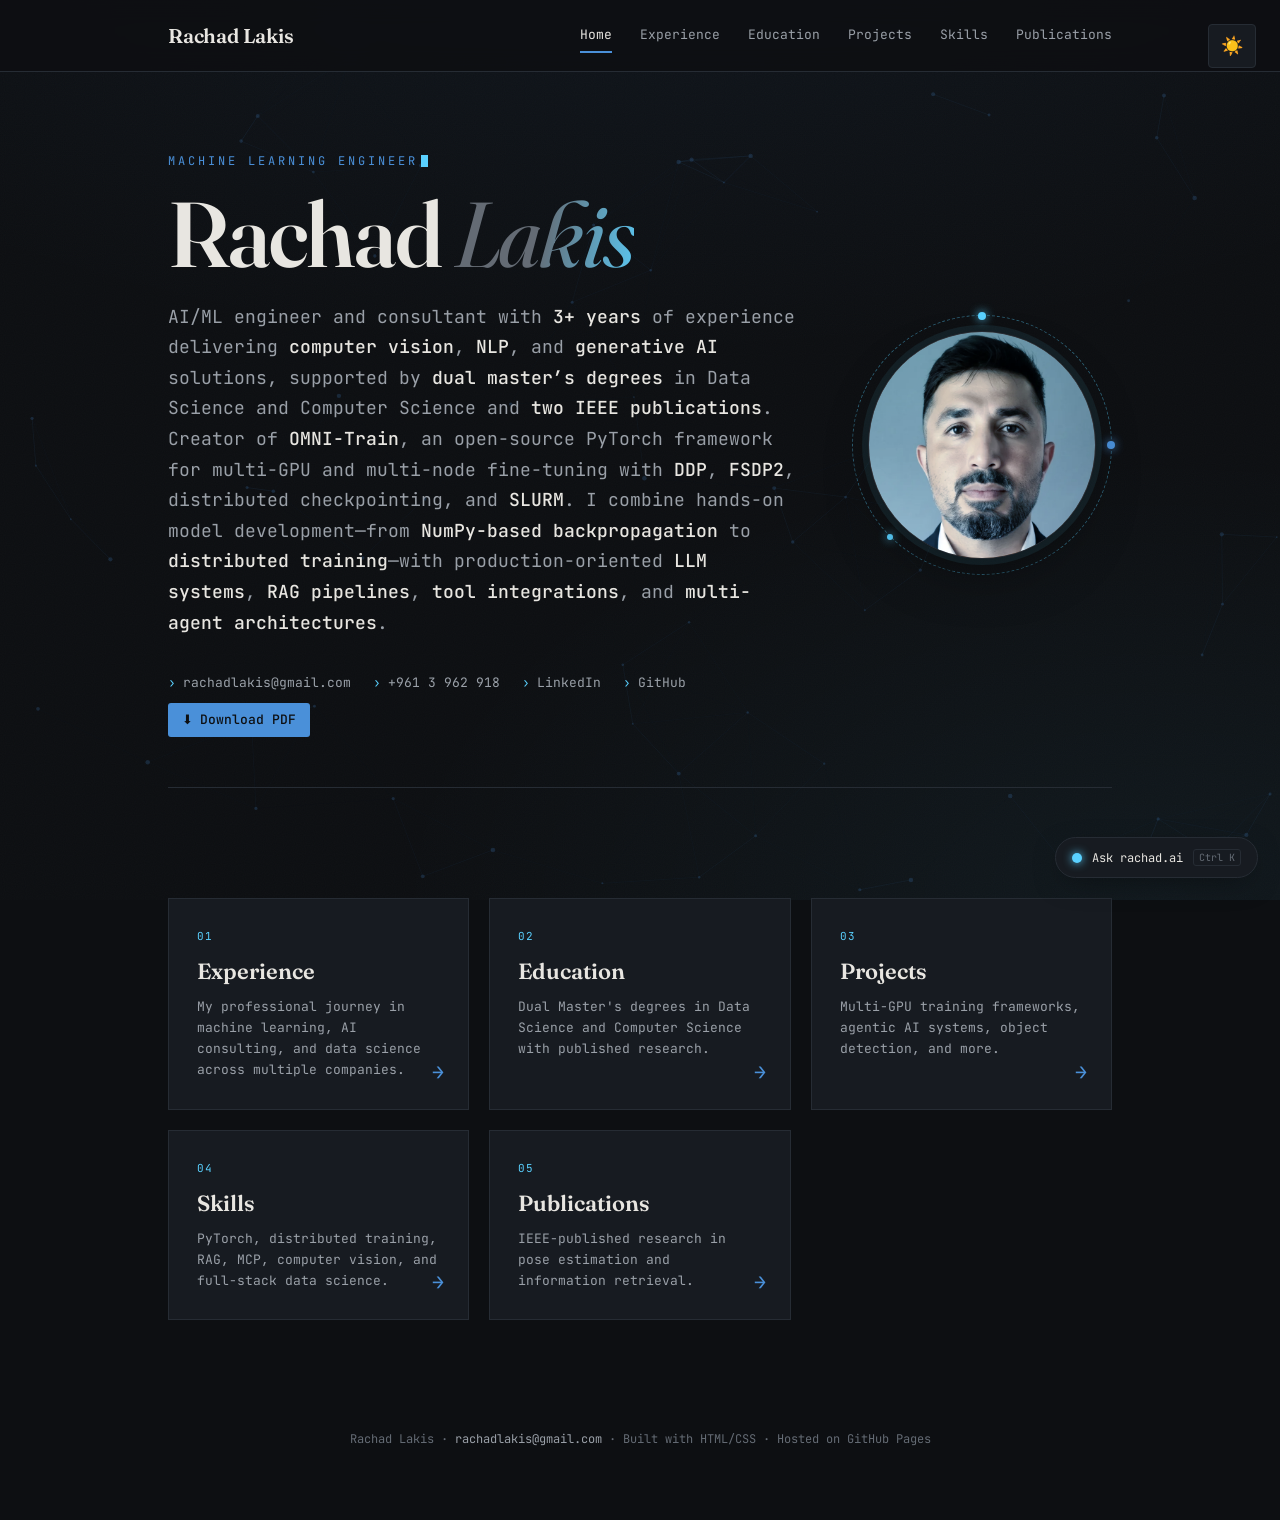
<file: index.html>
<!DOCTYPE html>
<html lang="en">
<head>
<meta charset="UTF-8">
<meta name="viewport" content="width=device-width, initial-scale=1.0">
<title>Rachad Lakis — ML Engineer</title>
<meta name="description" content="Rachad Lakis — Machine Learning Engineer. PyTorch, distributed training (DDP/FSDP), LLM fine-tuning, computer vision. IEEE-published.">
<link rel="icon" href="favicon.svg" type="image/svg+xml">
<link rel="preconnect" href="https://fonts.googleapis.com">
<link rel="preconnect" href="https://fonts.gstatic.com" crossorigin>
<link href="https://fonts.googleapis.com/css2?family=Fraunces:opsz,wght@9..144,400;9..144,500;9..144,600;9..144,700&family=JetBrains+Mono:wght@400;500;700&display=swap" rel="stylesheet">
<link rel="stylesheet" href="styles.css">
<style>
/* Home page specific styles */
.quick-links{
  display:grid;
  grid-template-columns:repeat(auto-fit,minmax(240px,1fr));
  gap:20px;
  margin-top:50px;
}
.quick-link{
  background:var(--panel);
  border:1px solid var(--line);
  padding:28px;
  text-decoration:none;
  transition:.25s;
  display:block;
  position:relative;
  overflow:hidden;
}
.quick-link::before{
  content:"";
  position:absolute;
  top:0;
  left:0;
  width:0;
  height:2px;
  background:var(--accent);
  transition:.3s;
}
.quick-link:hover{
  transform:translateY(-3px);
  border-color:var(--ink-faint);
}
.quick-link:hover::before{width:100%}
.quick-link-num{
  font-size:11px;
  color:var(--accent-2);
  letter-spacing:.08em;
  margin-bottom:8px;
}
.quick-link h3{
  font-family:var(--serif);
  font-size:22px;
  color:var(--ink);
  margin-bottom:8px;
  font-weight:600;
}
.quick-link p{
  font-size:13px;
  color:var(--ink-dim);
  line-height:1.6;
}
.quick-link .arrow{
  font-size:20px;
  color:var(--accent);
  position:absolute;
  bottom:20px;
  right:24px;
  transition:.3s;
}
.quick-link:hover .arrow{
  transform:translateX(4px);
}
</style>
</head>
<body>
<button class="theme-toggle" onclick="toggleTheme()" aria-label="Toggle theme">☀️</button>

<nav class="main-nav">
  <div class="wrap">
    <a href="index.html" class="nav-logo">Rachad Lakis</a>
    <div class="nav-links">
      <a href="index.html" class="active">Home</a>
      <a href="experience.html">Experience</a>
      <a href="education.html">Education</a>
      <a href="projects.html">Projects</a>
      <a href="skills.html">Skills</a>
      <a href="publications.html">Publications</a>
    </div>
  </div>
</nav>
<div class="wrap">
  <header class="hero">
    <div class="hero-text">
    <div class="eyebrow reveal" data-stream="Machine Learning Engineer|LLM Fine-tuning · LLaMA · BERT|Distributed Training · DDP / FSDP|Computer Vision · YOLO · RF-DETR|Agentic Systems · RAG · MCP">Machine Learning Engineer</div>
    <h1 class="reveal">Rachad <span class="dim">Lakis</span></h1>
    <p class="tagline reveal">AI/ML engineer and consultant with <b>3+ years</b> of experience delivering <b>computer vision</b>, <b>NLP</b>, and <b>generative AI</b> solutions, supported by <b>dual master’s degrees</b> in Data Science and Computer Science and <b>two IEEE publications</b>. Creator of <b>OMNI-Train</b>, an open-source PyTorch framework for multi-GPU and multi-node fine-tuning with <b>DDP</b>, <b>FSDP2</b>, distributed checkpointing, and <b>SLURM</b>. I combine hands-on model development—from <b>NumPy-based backpropagation</b> to <b>distributed training</b>—with production-oriented <b>LLM systems</b>, <b>RAG pipelines</b>, <b>tool integrations</b>, and <b>multi-agent architectures</b>.</p>
    <nav class="contact reveal">
      <a href="mailto:rachadlakis@gmail.com">rachadlakis@gmail.com</a>
      <a href="tel:+9613962918">+961 3 962 918</a>
      <a href="https://www.linkedin.com/in/rachad-lakis/" target="_blank" rel="noopener">LinkedIn</a>
      <a href="https://github.com/rachadlakis" target="_blank" rel="noopener">GitHub</a>
      <a href="Rachad_Lakis_CV.pdf" download="Rachad_Lakis_CV.pdf" class="download-pdf">Download PDF</a>
    </nav>
    </div>
    <figure class="avatar reveal">
      <div class="avatar-orbit" aria-hidden="true"><i></i><i></i><i></i></div>
      <div class="avatar-img">
        <picture>
          <source srcset="images/profile.webp" type="image/webp">
          <img src="images/profile.jpg" alt="Portrait of Rachad Lakis" width="640" height="640">
        </picture>
        <span class="scan" aria-hidden="true"></span>
      </div>
      <div class="bbox" aria-hidden="true"><span>ml_engineer 0.99</span></div>
    </figure>
  </header>

  <section>
    <div class="quick-links">
      <a href="experience.html" class="quick-link reveal">
        <div class="quick-link-num">01</div>
        <h3>Experience</h3>
        <p>My professional journey in machine learning, AI consulting, and data science across multiple companies.</p>
        <span class="arrow">→</span>
      </a>

      <a href="education.html" class="quick-link reveal">
        <div class="quick-link-num">02</div>
        <h3>Education</h3>
        <p>Dual Master's degrees in Data Science and Computer Science with published research.</p>
        <span class="arrow">→</span>
      </a>

      <a href="projects.html" class="quick-link reveal">
        <div class="quick-link-num">03</div>
        <h3>Projects</h3>
        <p>Multi-GPU training frameworks, agentic AI systems, object detection, and more.</p>
        <span class="arrow">→</span>
      </a>

      <a href="skills.html" class="quick-link reveal">
        <div class="quick-link-num">04</div>
        <h3>Skills</h3>
        <p>PyTorch, distributed training, RAG, MCP, computer vision, and full-stack data science.</p>
        <span class="arrow">→</span>
      </a>

      <a href="publications.html" class="quick-link reveal">
        <div class="quick-link-num">05</div>
        <h3>Publications</h3>
        <p>IEEE-published research in pose estimation and information retrieval.</p>
        <span class="arrow">→</span>
      </a>
    </div>
  </section>

  <footer>
    <p>Rachad Lakis · <a href="mailto:rachadlakis@gmail.com">rachadlakis@gmail.com</a> · Built with HTML/CSS · Hosted on GitHub Pages</p>
  </footer>
</div>

<script src="scripts.js"></script>
</body>
</html>
</file>
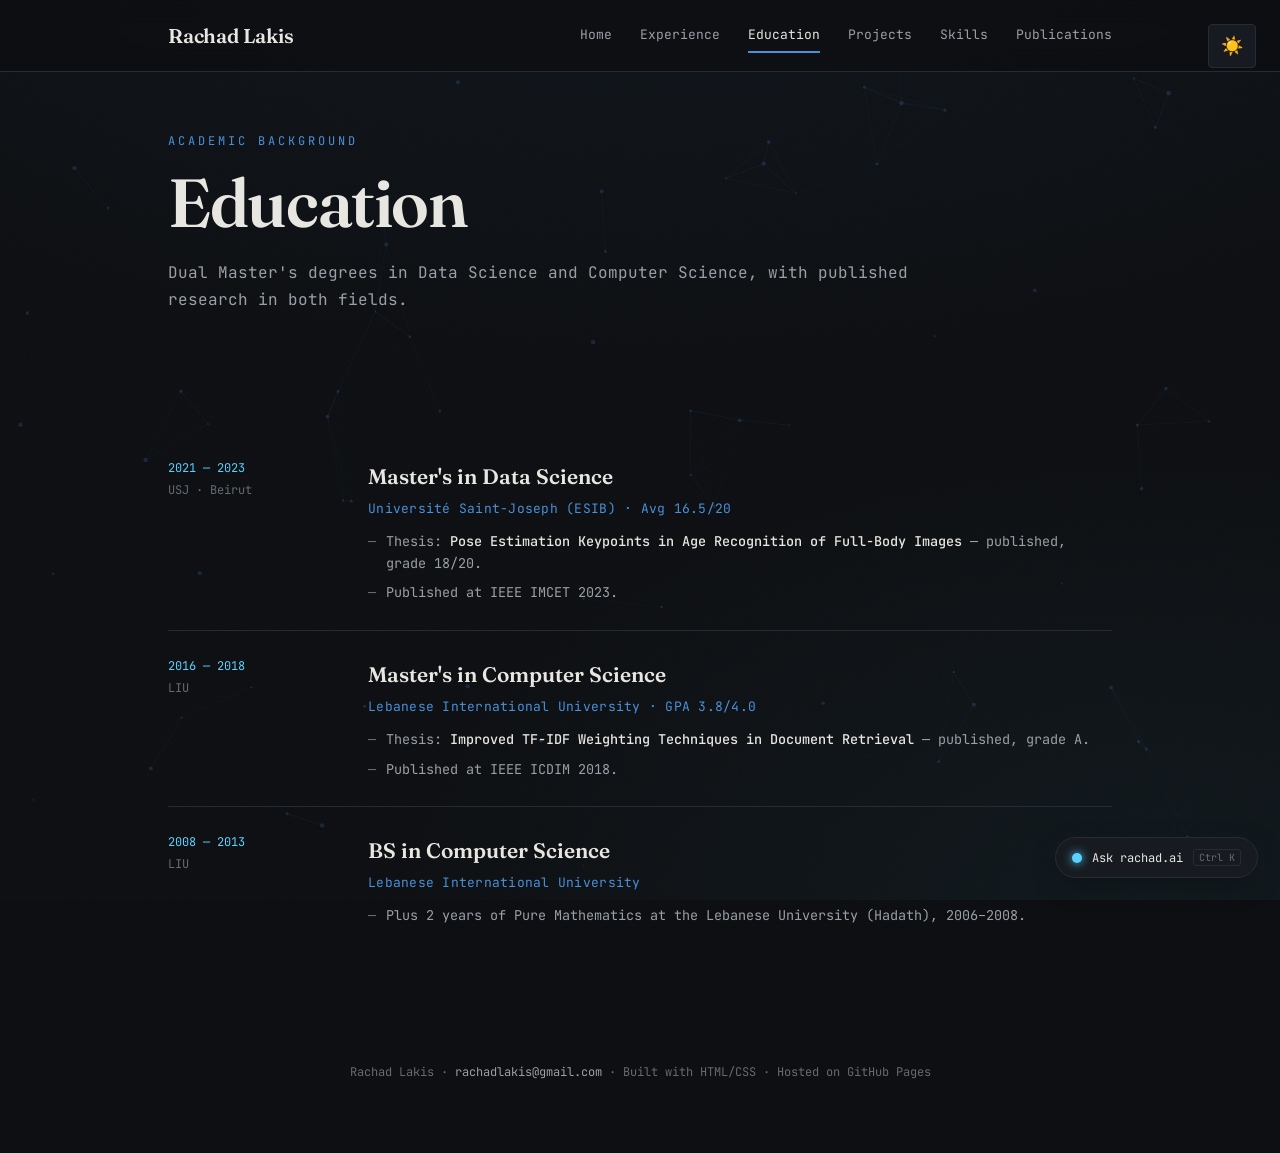
<file: education.html>
<!DOCTYPE html>
<html lang="en">
<head>
<meta charset="UTF-8">
<meta name="viewport" content="width=device-width, initial-scale=1.0">
<title>Education — Rachad Lakis</title>
<meta name="description" content="Educational background of Rachad Lakis — Dual Master's degrees in Data Science and Computer Science">
<link rel="icon" href="favicon.svg" type="image/svg+xml">
<link rel="preconnect" href="https://fonts.googleapis.com">
<link rel="preconnect" href="https://fonts.gstatic.com" crossorigin>
<link href="https://fonts.googleapis.com/css2?family=Fraunces:opsz,wght@9..144,400;9..144,500;9..144,600;9..144,700&family=JetBrains+Mono:wght@400;500;700&display=swap" rel="stylesheet">
<link rel="stylesheet" href="styles.css">
</head>
<body>
<button class="theme-toggle" onclick="toggleTheme()" aria-label="Toggle theme">☀️</button>

<nav class="main-nav">
  <div class="wrap">
    <a href="index.html" class="nav-logo">Rachad Lakis</a>
    <div class="nav-links">
      <a href="index.html">Home</a>
      <a href="experience.html">Experience</a>
      <a href="education.html" class="active">Education</a>
      <a href="projects.html">Projects</a>
      <a href="skills.html">Skills</a>
      <a href="publications.html">Publications</a>
    </div>
  </div>
</nav>

<div class="wrap page-content">
  <div class="page-header reveal">
    <div class="eyebrow">Academic Background</div>
    <h1>Education</h1>
    <p class="page-intro">Dual Master's degrees in Data Science and Computer Science, with published research in both fields.</p>
  </div>

  <section id="education">
    <div class="entry reveal">
      <div class="entry-meta"><span class="date">2021 — 2023</span>USJ · Beirut</div>
      <div class="entry-body">
        <h3>Master's in Data Science</h3>
        <div class="role">Université Saint-Joseph (ESIB) · Avg 16.5/20</div>
        <ul>
          <li>Thesis: <b>Pose Estimation Keypoints in Age Recognition of Full-Body Images</b> — published, grade 18/20.</li>
          <li>Published at IEEE IMCET 2023.</li>
        </ul>
      </div>
    </div>

    <div class="entry reveal">
      <div class="entry-meta"><span class="date">2016 — 2018</span>LIU</div>
      <div class="entry-body">
        <h3>Master's in Computer Science</h3>
        <div class="role">Lebanese International University · GPA 3.8/4.0</div>
        <ul>
          <li>Thesis: <b>Improved TF-IDF Weighting Techniques in Document Retrieval</b> — published, grade A.</li>
          <li>Published at IEEE ICDIM 2018.</li>
        </ul>
      </div>
    </div>

    <div class="entry reveal">
      <div class="entry-meta"><span class="date">2008 — 2013</span>LIU</div>
      <div class="entry-body">
        <h3>BS in Computer Science</h3>
        <div class="role">Lebanese International University</div>
        <ul>
          <li>Plus 2 years of Pure Mathematics at the Lebanese University (Hadath), 2006–2008.</li>
        </ul>
      </div>
    </div>
  </section>

  <footer>
    <p>Rachad Lakis · <a href="mailto:rachadlakis@gmail.com">rachadlakis@gmail.com</a> · Built with HTML/CSS · Hosted on GitHub Pages</p>
  </footer>
</div>

<script src="scripts.js"></script>
</body>
</html>
</file>
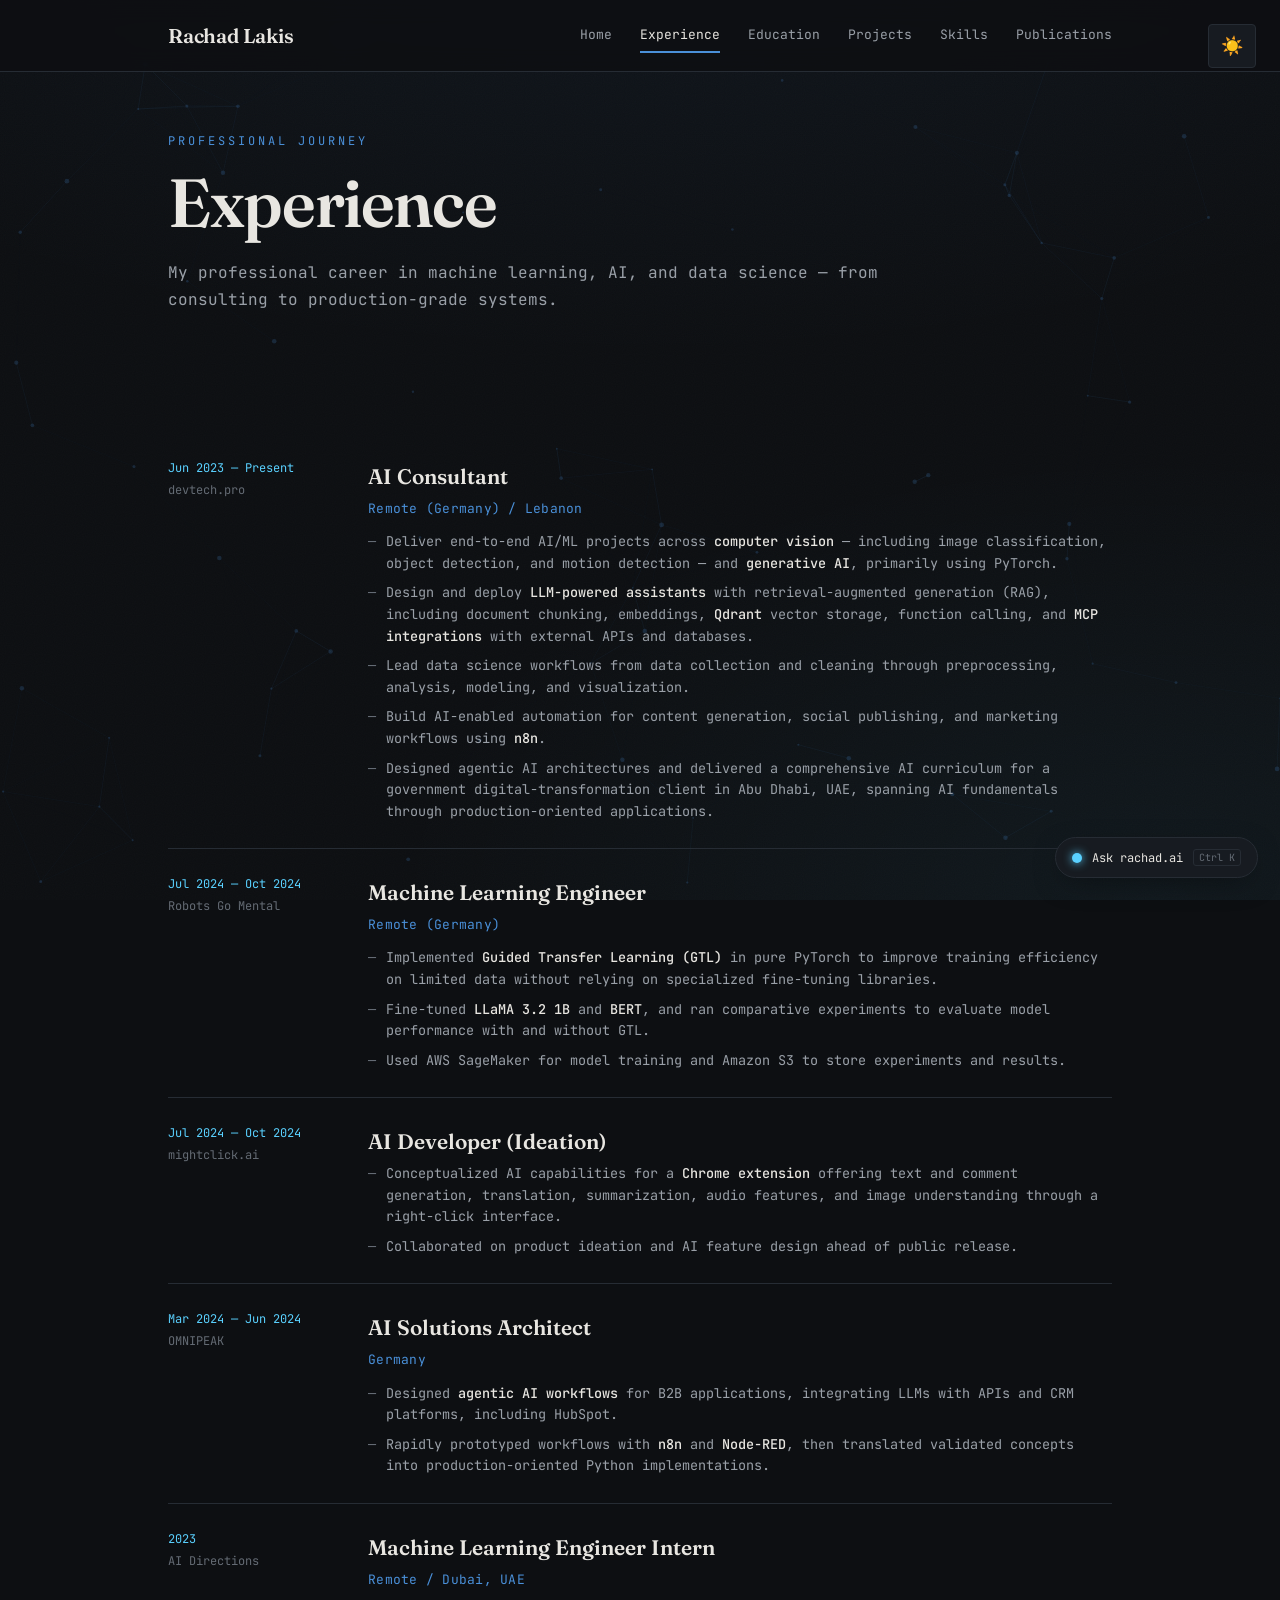
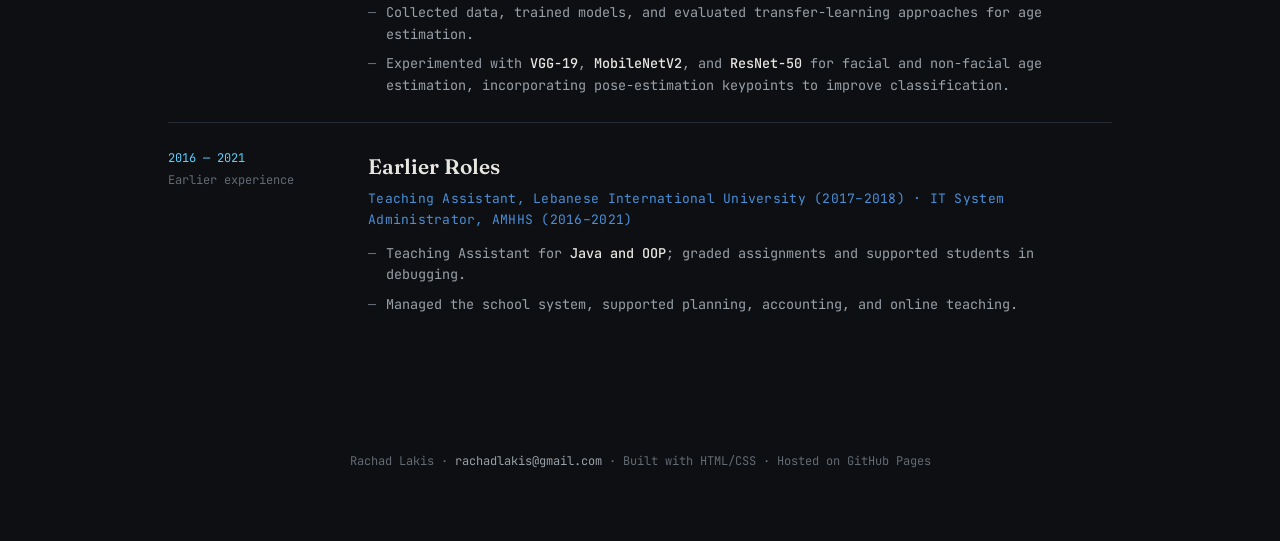
<file: experience.html>
<!DOCTYPE html>
<html lang="en">
<head>
<meta charset="UTF-8">
<meta name="viewport" content="width=device-width, initial-scale=1.0">
<title>Experience — Rachad Lakis</title>
<meta name="description" content="Professional experience of Rachad Lakis — Machine Learning Engineer">
<link rel="icon" href="favicon.svg" type="image/svg+xml">
<link rel="preconnect" href="https://fonts.googleapis.com">
<link rel="preconnect" href="https://fonts.gstatic.com" crossorigin>
<link href="https://fonts.googleapis.com/css2?family=Fraunces:opsz,wght@9..144,400;9..144,500;9..144,600;9..144,700&family=JetBrains+Mono:wght@400;500;700&display=swap" rel="stylesheet">
<link rel="stylesheet" href="styles.css">
</head>
<body>
<button class="theme-toggle" onclick="toggleTheme()" aria-label="Toggle theme">☀️</button>

<nav class="main-nav">
  <div class="wrap">
    <a href="index.html" class="nav-logo">Rachad Lakis</a>
    <div class="nav-links">
      <a href="index.html">Home</a>
      <a href="experience.html" class="active">Experience</a>
      <a href="education.html">Education</a>
      <a href="projects.html">Projects</a>
      <a href="skills.html">Skills</a>
      <a href="publications.html">Publications</a>
    </div>
  </div>
</nav>

<div class="wrap page-content">
  <div class="page-header reveal">
    <div class="eyebrow">Professional Journey</div>
    <h1>Experience</h1>
    <p class="page-intro">My professional career in machine learning, AI, and data science — from consulting to production-grade systems.</p>
  </div>

  <section id="experience">
    <div class="entry reveal">
      <div class="entry-meta"><span class="date">Jun 2023 — Present</span>devtech.pro</div>
      <div class="entry-body">
        <h3>AI Consultant</h3>
        <div class="role">Remote (Germany) / Lebanon</div>
        <ul>
          <li>Deliver end-to-end AI/ML projects across <b>computer vision</b> — including image classification, object detection, and motion detection — and <b>generative AI</b>, primarily using PyTorch.</li>
          <li>Design and deploy <b>LLM-powered assistants</b> with retrieval-augmented generation (RAG), including document chunking, embeddings, <b>Qdrant</b> vector storage, function calling, and <b>MCP integrations</b> with external APIs and databases.</li>
          <li>Lead data science workflows from data collection and cleaning through preprocessing, analysis, modeling, and visualization.</li>
          <li>Build AI-enabled automation for content generation, social publishing, and marketing workflows using <b>n8n</b>.</li>
          <li>Designed agentic AI architectures and delivered a comprehensive AI curriculum for a government digital-transformation client in Abu Dhabi, UAE, spanning AI fundamentals through production-oriented applications.</li>
        </ul>
      </div>
    </div>

    <div class="entry reveal">
      <div class="entry-meta"><span class="date">Jul 2024 — Oct 2024</span>Robots Go Mental</div>
      <div class="entry-body">
        <h3>Machine Learning Engineer</h3>
        <div class="role">Remote (Germany)</div>
        <ul>
          <li>Implemented <b>Guided Transfer Learning (GTL)</b> in pure PyTorch to improve training efficiency on limited data without relying on specialized fine-tuning libraries.</li>
          <li>Fine-tuned <b>LLaMA 3.2 1B</b> and <b>BERT</b>, and ran comparative experiments to evaluate model performance with and without GTL.</li>
          <li>Used AWS SageMaker for model training and Amazon S3 to store experiments and results.</li>
        </ul>
      </div>
    </div>

    <div class="entry reveal">
      <div class="entry-meta"><span class="date">Jul 2024 — Oct 2024</span>mightclick.ai</div>
      <div class="entry-body">
        <h3>AI Developer (Ideation)</h3>
        <ul>
          <li>Conceptualized AI capabilities for a <b>Chrome extension</b> offering text and comment generation, translation, summarization, audio features, and image understanding through a right-click interface.</li>
          <li>Collaborated on product ideation and AI feature design ahead of public release.</li>
        </ul>
      </div>
    </div>

    <div class="entry reveal">
      <div class="entry-meta"><span class="date">Mar 2024 — Jun 2024</span>OMNIPEAK</div>
      <div class="entry-body">
        <h3>AI Solutions Architect</h3>
        <div class="role">Germany</div>
        <ul>
          <li>Designed <b>agentic AI workflows</b> for B2B applications, integrating LLMs with APIs and CRM platforms, including HubSpot.</li>
          <li>Rapidly prototyped workflows with <b>n8n</b> and <b>Node-RED</b>, then translated validated concepts into production-oriented Python implementations.</li>
        </ul>
      </div>
    </div>

    <div class="entry reveal">
      <div class="entry-meta"><span class="date">2023</span>AI Directions</div>
      <div class="entry-body">
        <h3>Machine Learning Engineer Intern</h3>
        <div class="role">Remote / Dubai, UAE</div>
        <ul>
          <li>Collected data, trained models, and evaluated transfer-learning approaches for age estimation.</li>
          <li>Experimented with <b>VGG-19</b>, <b>MobileNetV2</b>, and <b>ResNet-50</b> for facial and non-facial age estimation, incorporating pose-estimation keypoints to improve classification.</li>
        </ul>
      </div>
    </div>

    <div class="entry reveal">
      <div class="entry-meta"><span class="date">2016 — 2021</span>Earlier experience</div>
      <div class="entry-body">
        <h3>Earlier Roles</h3>
        <div class="role">Teaching Assistant, Lebanese International University (2017–2018) · IT System Administrator, AMHHS (2016–2021)</div>
        <ul>
          <li>Teaching Assistant for <b>Java and OOP</b>; graded assignments and supported students in debugging.</li>
          <li>Managed the school system, supported planning, accounting, and online teaching.</li>
        </ul>
      </div>
    </div>
  </section>

  <footer>
    <p>Rachad Lakis · <a href="mailto:rachadlakis@gmail.com">rachadlakis@gmail.com</a> · Built with HTML/CSS · Hosted on GitHub Pages</p>
  </footer>
</div>

<script src="scripts.js"></script>
</body>
</html>
</file>
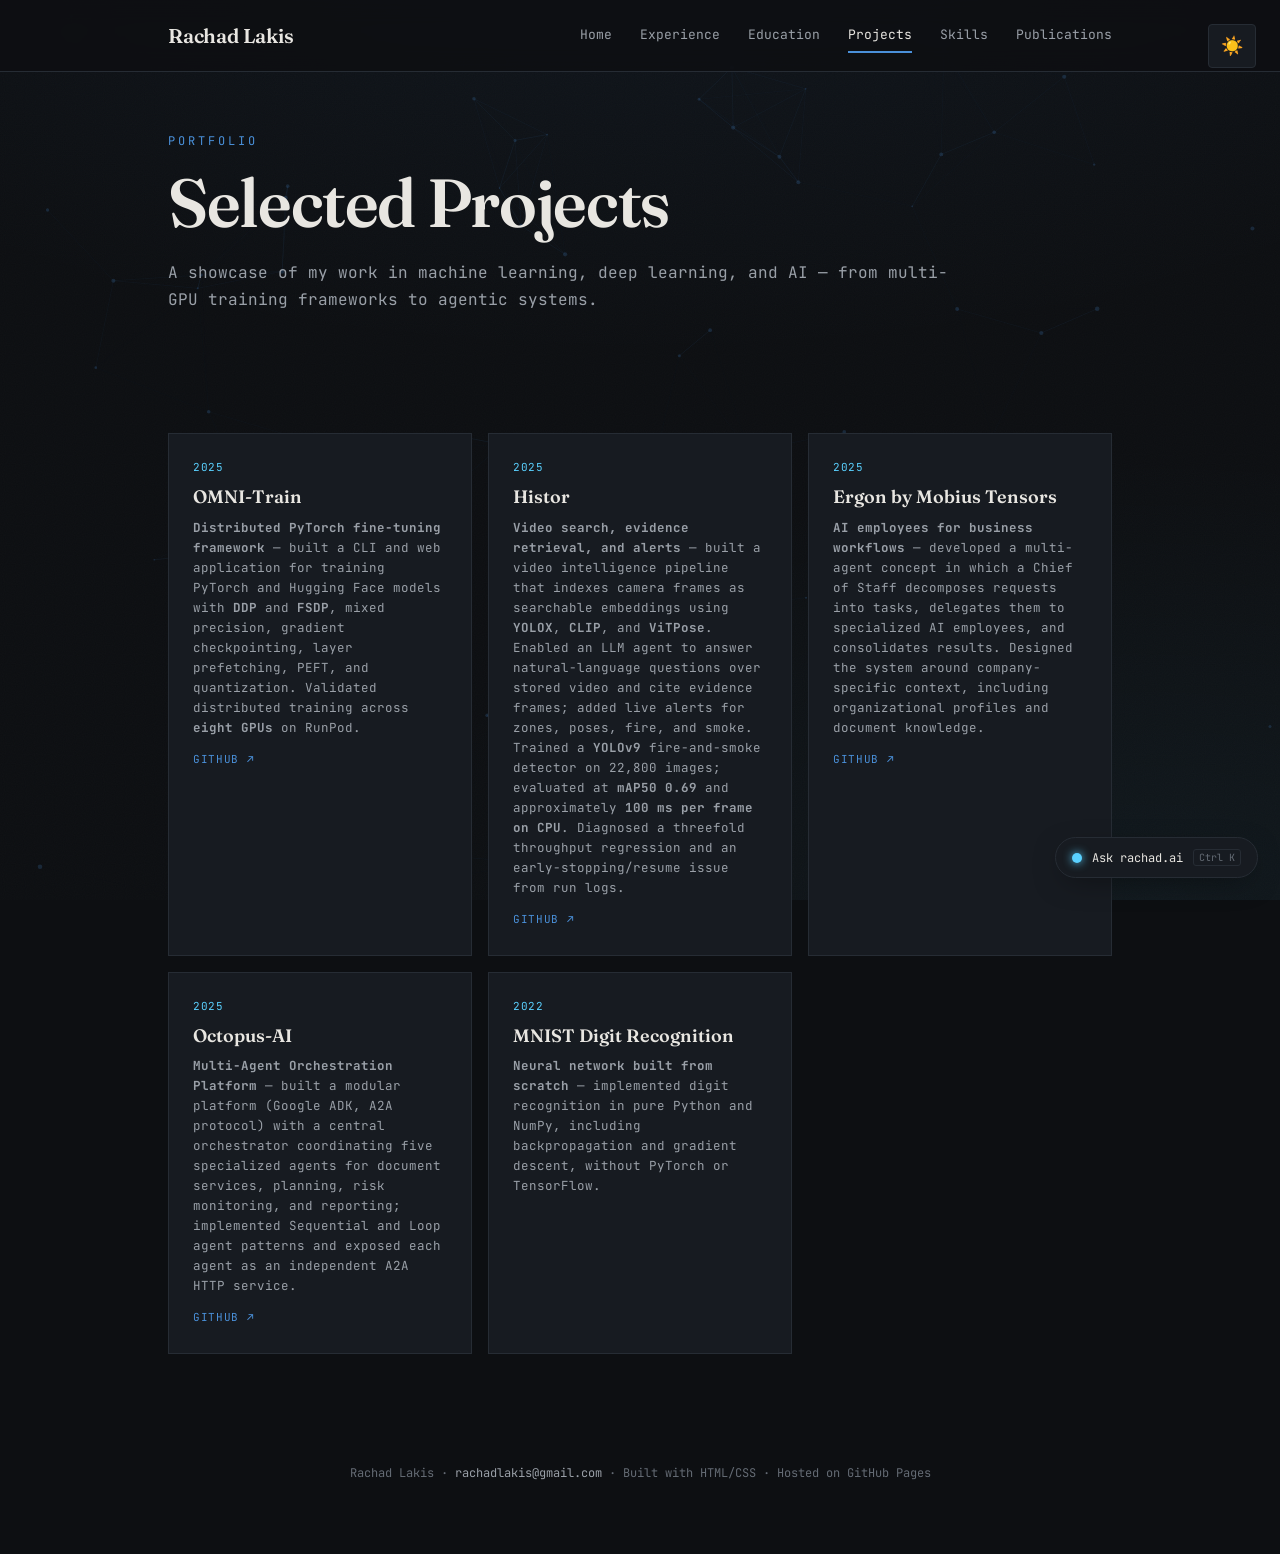
<file: projects.html>
<!DOCTYPE html>
<html lang="en">
<head>
<meta charset="UTF-8">
<meta name="viewport" content="width=device-width, initial-scale=1.0">
<title>Projects — Rachad Lakis</title>
<meta name="description" content="Selected projects by Rachad Lakis — Multi-GPU training, agentic AI, object detection, and more">
<link rel="icon" href="favicon.svg" type="image/svg+xml">
<link rel="preconnect" href="https://fonts.googleapis.com">
<link rel="preconnect" href="https://fonts.gstatic.com" crossorigin>
<link href="https://fonts.googleapis.com/css2?family=Fraunces:opsz,wght@9..144,400;9..144,500;9..144,600;9..144,700&family=JetBrains+Mono:wght@400;500;700&display=swap" rel="stylesheet">
<link rel="stylesheet" href="styles.css">
</head>
<body>
<button class="theme-toggle" onclick="toggleTheme()" aria-label="Toggle theme">☀️</button>

<nav class="main-nav">
  <div class="wrap">
    <a href="index.html" class="nav-logo">Rachad Lakis</a>
    <div class="nav-links">
      <a href="index.html">Home</a>
      <a href="experience.html">Experience</a>
      <a href="education.html">Education</a>
      <a href="projects.html" class="active">Projects</a>
      <a href="skills.html">Skills</a>
      <a href="publications.html">Publications</a>
    </div>
  </div>
</nav>

<div class="wrap page-content">
  <div class="page-header reveal">
    <div class="eyebrow">Portfolio</div>
    <h1>Selected Projects</h1>
    <p class="page-intro">A showcase of my work in machine learning, deep learning, and AI — from multi-GPU training frameworks to agentic systems.</p>
  </div>

  <section id="projects">
    <div class="proj-grid">
      <div class="proj reveal">
        <div class="pdate">2025</div>
        <h4>OMNI-Train</h4>
        <p><b>Distributed PyTorch fine-tuning framework</b> — built a CLI and web application for training PyTorch and Hugging Face models with <b>DDP</b> and <b>FSDP</b>, mixed precision, gradient checkpointing, layer prefetching, PEFT, and quantization. Validated distributed training across <b>eight GPUs</b> on RunPod.</p>
        <a href="https://github.com/rachadlakis/omni-train" class="proj-link" target="_blank" rel="noopener">GitHub</a>
      </div>

      <div class="proj reveal">
        <div class="pdate">2025</div>
        <h4>Histor</h4>
        <p><b>Video search, evidence retrieval, and alerts</b> — built a video intelligence pipeline that indexes camera frames as searchable embeddings using <b>YOLOX</b>, <b>CLIP</b>, and <b>ViTPose</b>. Enabled an LLM agent to answer natural-language questions over stored video and cite evidence frames; added live alerts for zones, poses, fire, and smoke. Trained a <b>YOLOv9</b> fire-and-smoke detector on 22,800 images; evaluated at <b>mAP50 0.69</b> and approximately <b>100 ms per frame on CPU</b>. Diagnosed a threefold throughput regression and an early-stopping/resume issue from run logs.</p>
        <a href="https://github.com/rachadlakis/mobius-tensors/tree/main/projects/histor" class="proj-link" target="_blank" rel="noopener">GitHub</a>
      </div>

      <div class="proj reveal">
        <div class="pdate">2025</div>
        <h4>Ergon by Mobius Tensors</h4>
        <p><b>AI employees for business workflows</b> — developed a multi-agent concept in which a Chief of Staff decomposes requests into tasks, delegates them to specialized AI employees, and consolidates results. Designed the system around company-specific context, including organizational profiles and document knowledge.</p>
        <a href="https://github.com/rachadlakis/mobius-tensors/tree/main/projects/ergon" class="proj-link" target="_blank" rel="noopener">GitHub</a>
      </div>

      <div class="proj reveal">
        <div class="pdate">2025</div>
        <h4>Octopus-AI</h4>
        <p><b>Multi-Agent Orchestration Platform</b> — built a modular platform (Google ADK, A2A protocol) with a central orchestrator coordinating five specialized agents for document services, planning, risk monitoring, and reporting; implemented Sequential and Loop agent patterns and exposed each agent as an independent A2A HTTP service.</p>
        <a href="https://github.com/rachadlakis/octopus-ai" class="proj-link" target="_blank" rel="noopener">GitHub</a>
      </div>

      <div class="proj reveal">
        <div class="pdate">2022</div>
        <h4>MNIST Digit Recognition</h4>
        <p><b>Neural network built from scratch</b> — implemented digit recognition in pure Python and NumPy, including backpropagation and gradient descent, without PyTorch or TensorFlow.</p>
      </div>
    </div>
  </section>

  <footer>
    <p>Rachad Lakis · <a href="mailto:rachadlakis@gmail.com">rachadlakis@gmail.com</a> · Built with HTML/CSS · Hosted on GitHub Pages</p>
  </footer>
</div>

<script src="scripts.js"></script>
</body>
</html>
</file>
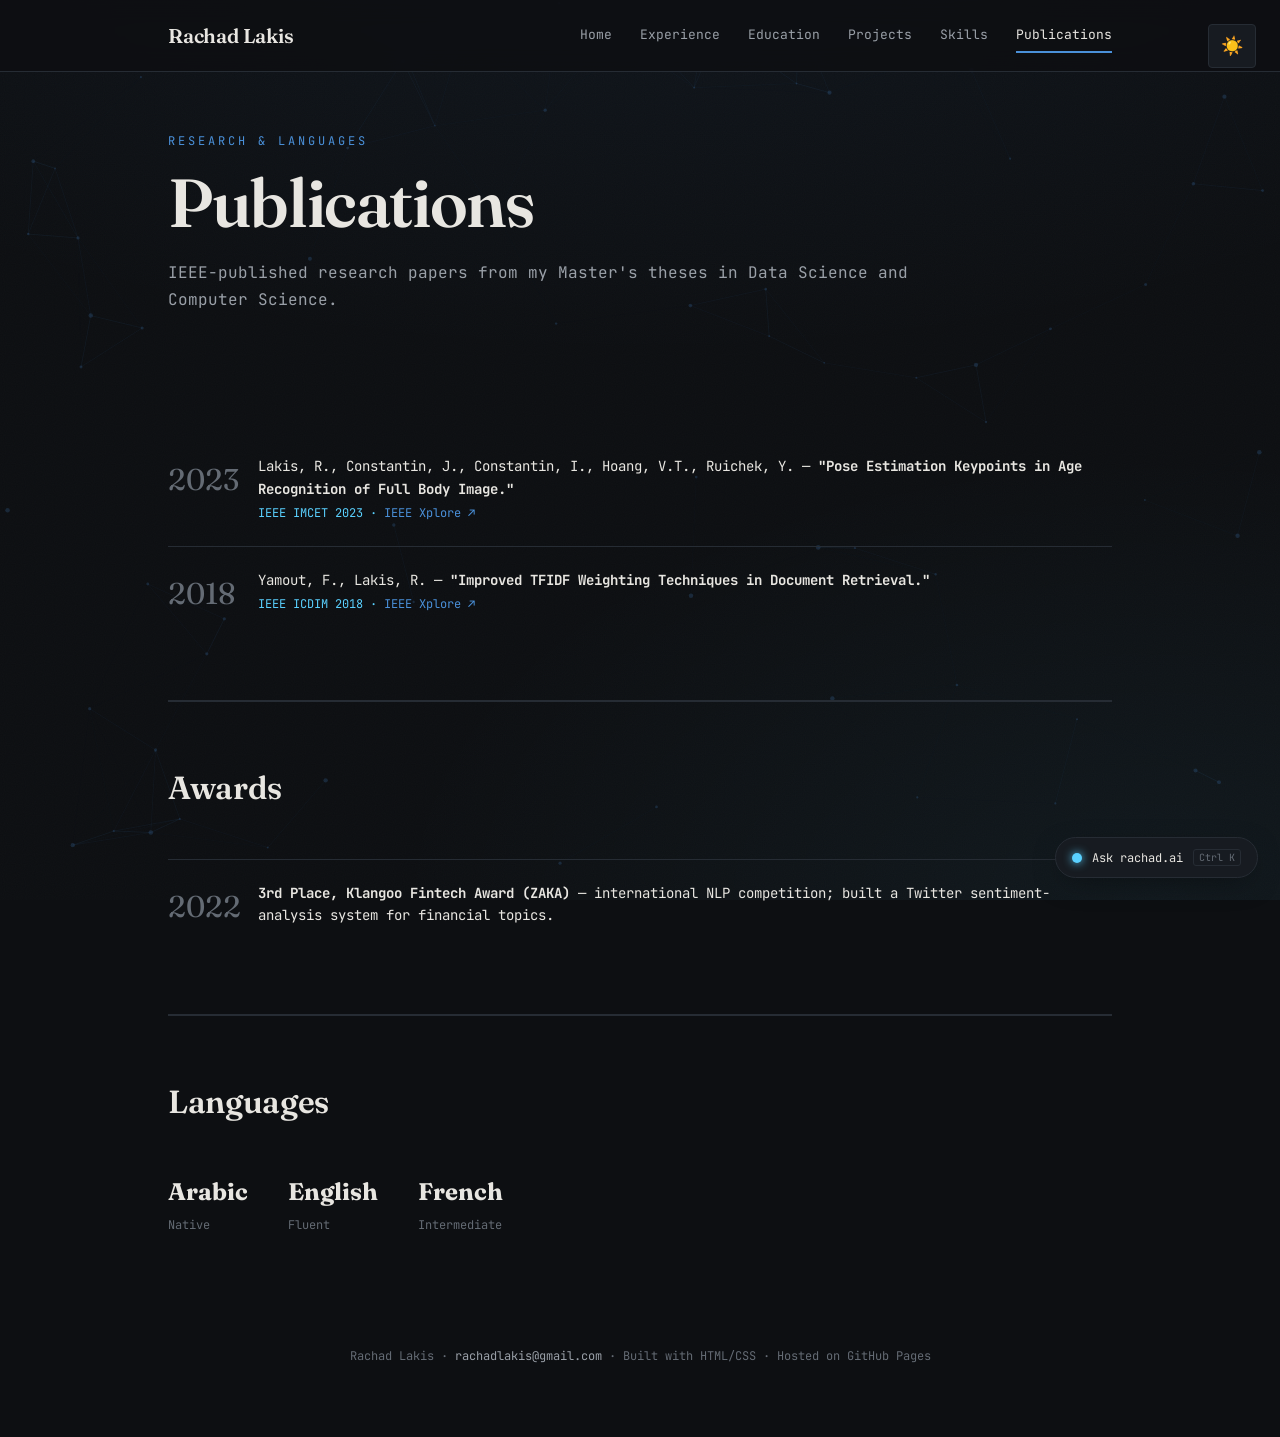
<file: publications.html>
<!DOCTYPE html>
<html lang="en">
<head>
<meta charset="UTF-8">
<meta name="viewport" content="width=device-width, initial-scale=1.0">
<title>Publications — Rachad Lakis</title>
<meta name="description" content="Publications and languages — Rachad Lakis, IEEE-published research">
<link rel="icon" href="favicon.svg" type="image/svg+xml">
<link rel="preconnect" href="https://fonts.googleapis.com">
<link rel="preconnect" href="https://fonts.gstatic.com" crossorigin>
<link href="https://fonts.googleapis.com/css2?family=Fraunces:opsz,wght@9..144,400;9..144,500;9..144,600;9..144,700&family=JetBrains+Mono:wght@400;500;700&display=swap" rel="stylesheet">
<link rel="stylesheet" href="styles.css">
</head>
<body>
<button class="theme-toggle" onclick="toggleTheme()" aria-label="Toggle theme">☀️</button>

<nav class="main-nav">
  <div class="wrap">
    <a href="index.html" class="nav-logo">Rachad Lakis</a>
    <div class="nav-links">
      <a href="index.html">Home</a>
      <a href="experience.html">Experience</a>
      <a href="education.html">Education</a>
      <a href="projects.html">Projects</a>
      <a href="skills.html">Skills</a>
      <a href="publications.html" class="active">Publications</a>
    </div>
  </div>
</nav>

<div class="wrap page-content">
  <div class="page-header reveal">
    <div class="eyebrow">Research &amp; Languages</div>
    <h1>Publications</h1>
    <p class="page-intro">IEEE-published research papers from my Master's theses in Data Science and Computer Science.</p>
  </div>

  <section id="publications">
    <div class="pub reveal">
      <div class="year">2023</div>
      <div class="pub-body">
        <p>Lakis, R., Constantin, J., Constantin, I., Hoang, V.T., Ruichek, Y. — <b>"Pose Estimation Keypoints in Age Recognition of Full Body Image."</b></p>
        <div class="venue">IEEE IMCET 2023 · <a href="https://ieeexplore.ieee.org/document/10368248" target="_blank" rel="noopener">IEEE Xplore ↗</a></div>
      </div>
    </div>

    <div class="pub reveal">
      <div class="year">2018</div>
      <div class="pub-body">
        <p>Yamout, F., Lakis, R. — <b>"Improved TFIDF Weighting Techniques in Document Retrieval."</b></p>
        <div class="venue">IEEE ICDIM 2018 · <a href="https://ieeexplore.ieee.org/document/8847156" target="_blank" rel="noopener">IEEE Xplore ↗</a></div>
      </div>
    </div>
  </section>

  <section id="awards" style="padding-top: 60px; border-top: 1px solid var(--line);">
    <div class="sec-head reveal"><h2 class="sec-title">Awards</h2></div>
    <div class="pub reveal">
      <div class="year">2022</div>
      <div class="pub-body">
        <p><b>3rd Place, Klangoo Fintech Award (ZAKA)</b> — international NLP competition; built a Twitter sentiment-analysis system for financial topics.</p>
      </div>
    </div>
  </section>

  <section id="languages" style="padding-top: 60px; border-top: 1px solid var(--line);">
    <div class="sec-head reveal"><h2 class="sec-title">Languages</h2></div>
    <div class="langs reveal">
      <div class="lang"><strong>Arabic</strong><span>Native</span></div>
      <div class="lang"><strong>English</strong><span>Fluent</span></div>
      <div class="lang"><strong>French</strong><span>Intermediate</span></div>
    </div>
  </section>

  <footer>
    <p>Rachad Lakis · <a href="mailto:rachadlakis@gmail.com">rachadlakis@gmail.com</a> · Built with HTML/CSS · Hosted on GitHub Pages</p>
  </footer>
</div>

<script src="scripts.js"></script>
</body>
</html>
</file>
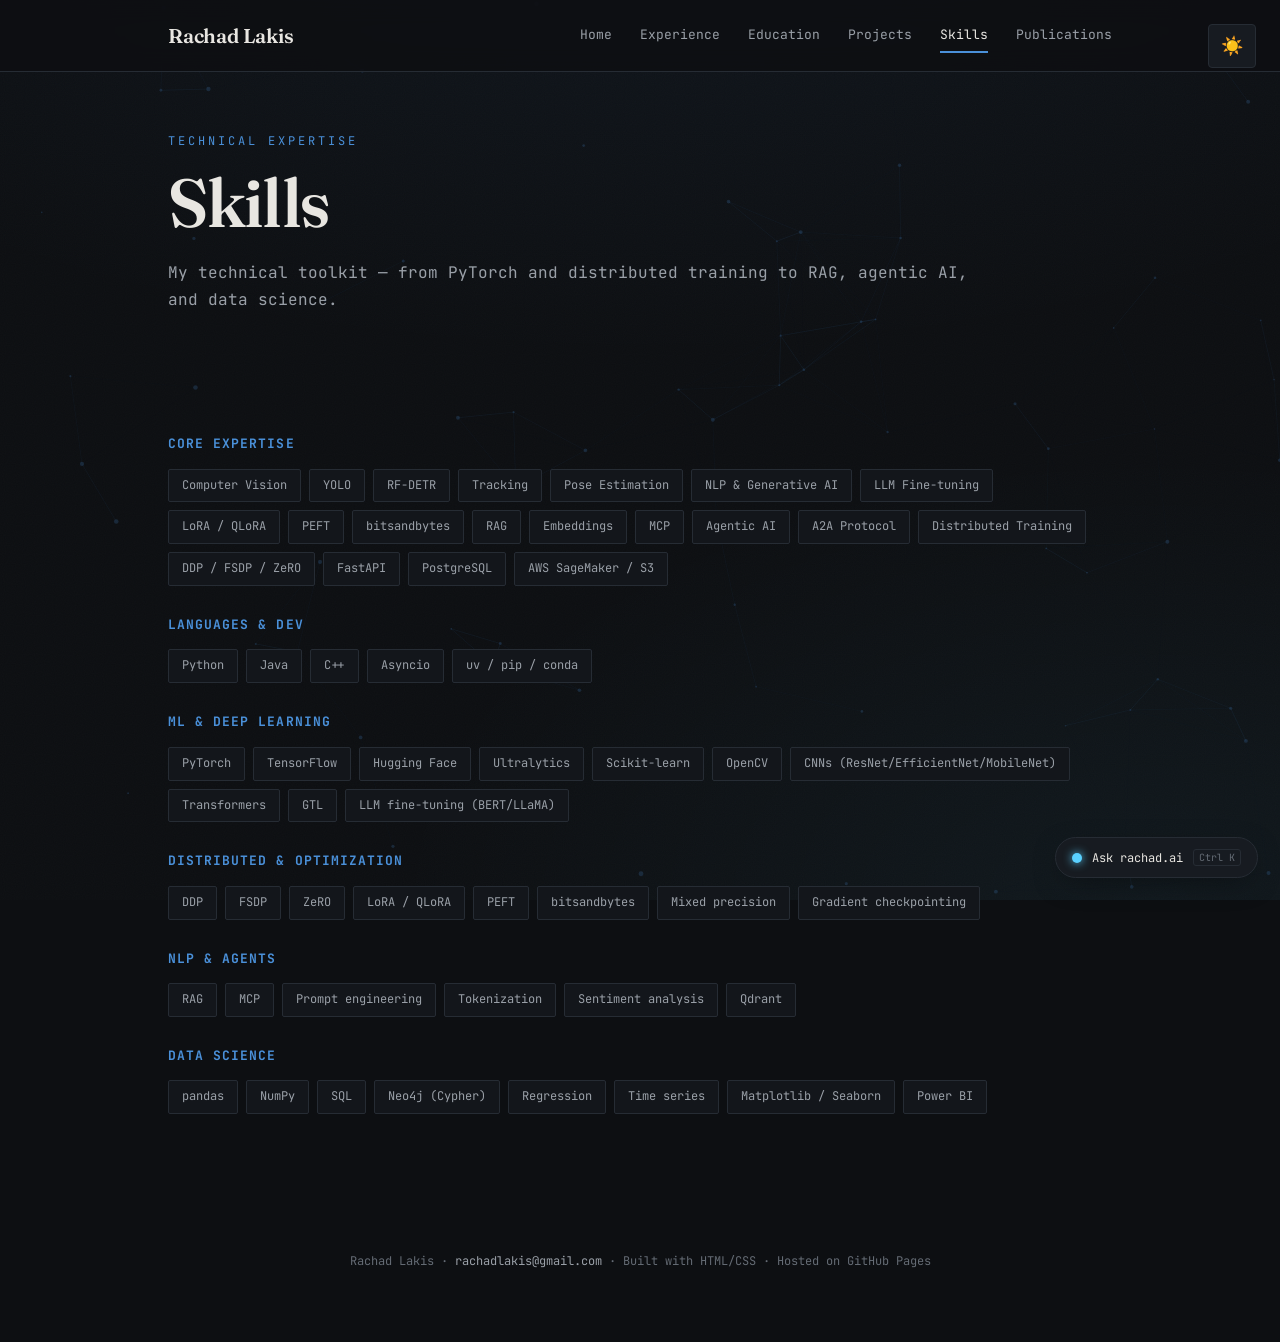
<file: skills.html>
<!DOCTYPE html>
<html lang="en">
<head>
<meta charset="UTF-8">
<meta name="viewport" content="width=device-width, initial-scale=1.0">
<title>Skills — Rachad Lakis</title>
<meta name="description" content="Technical skills of Rachad Lakis — PyTorch, distributed training, LLM fine-tuning, RAG, and more">
<link rel="icon" href="favicon.svg" type="image/svg+xml">
<link rel="preconnect" href="https://fonts.googleapis.com">
<link rel="preconnect" href="https://fonts.gstatic.com" crossorigin>
<link href="https://fonts.googleapis.com/css2?family=Fraunces:opsz,wght@9..144,400;9..144,500;9..144,600;9..144,700&family=JetBrains+Mono:wght@400;500;700&display=swap" rel="stylesheet">
<link rel="stylesheet" href="styles.css">
</head>
<body>
<button class="theme-toggle" onclick="toggleTheme()" aria-label="Toggle theme">☀️</button>

<nav class="main-nav">
  <div class="wrap">
    <a href="index.html" class="nav-logo">Rachad Lakis</a>
    <div class="nav-links">
      <a href="index.html">Home</a>
      <a href="experience.html">Experience</a>
      <a href="education.html">Education</a>
      <a href="projects.html">Projects</a>
      <a href="skills.html" class="active">Skills</a>
      <a href="publications.html">Publications</a>
    </div>
  </div>
</nav>

<div class="wrap page-content">
  <div class="page-header reveal">
    <div class="eyebrow">Technical Expertise</div>
    <h1>Skills</h1>
    <p class="page-intro">My technical toolkit — from PyTorch and distributed training to RAG, agentic AI, and data science.</p>
  </div>

  <section id="skills">
    <div class="reveal">
      <div class="skill-block">
        <h4>Core Expertise</h4>
        <div class="chips">
          <span class="chip">Computer Vision</span>
          <span class="chip">YOLO</span>
          <span class="chip">RF-DETR</span>
          <span class="chip">Tracking</span>
          <span class="chip">Pose Estimation</span>
          <span class="chip">NLP &amp; Generative AI</span>
          <span class="chip">LLM Fine-tuning</span>
          <span class="chip">LoRA / QLoRA</span>
          <span class="chip">PEFT</span>
          <span class="chip">bitsandbytes</span>
          <span class="chip">RAG</span>
          <span class="chip">Embeddings</span>
          <span class="chip">MCP</span>
          <span class="chip">Agentic AI</span>
          <span class="chip">A2A Protocol</span>
          <span class="chip">Distributed Training</span>
          <span class="chip">DDP / FSDP / ZeRO</span>
          <span class="chip">FastAPI</span>
          <span class="chip">PostgreSQL</span>
          <span class="chip">AWS SageMaker / S3</span>
        </div>
      </div>

      <div class="skill-block">
        <h4>Languages &amp; Dev</h4>
        <div class="chips">
          <span class="chip">Python</span>
          <span class="chip">Java</span>
          <span class="chip">C++</span>
          <span class="chip">Asyncio</span>
          <span class="chip">uv / pip / conda</span>
        </div>
      </div>

      <div class="skill-block">
        <h4>ML &amp; Deep Learning</h4>
        <div class="chips">
          <span class="chip">PyTorch</span>
          <span class="chip">TensorFlow</span>
          <span class="chip">Hugging Face</span>
          <span class="chip">Ultralytics</span>
          <span class="chip">Scikit-learn</span>
          <span class="chip">OpenCV</span>
          <span class="chip">CNNs (ResNet/EfficientNet/MobileNet)</span>
          <span class="chip">Transformers</span>
          <span class="chip">GTL</span>
          <span class="chip">LLM fine-tuning (BERT/LLaMA)</span>
        </div>
      </div>

      <div class="skill-block">
        <h4>Distributed &amp; Optimization</h4>
        <div class="chips">
          <span class="chip">DDP</span>
          <span class="chip">FSDP</span>
          <span class="chip">ZeRO</span>
          <span class="chip">LoRA / QLoRA</span>
          <span class="chip">PEFT</span>
          <span class="chip">bitsandbytes</span>
          <span class="chip">Mixed precision</span>
          <span class="chip">Gradient checkpointing</span>
        </div>
      </div>

      <div class="skill-block">
        <h4>NLP &amp; Agents</h4>
        <div class="chips">
          <span class="chip">RAG</span>
          <span class="chip">MCP</span>
          <span class="chip">Prompt engineering</span>
          <span class="chip">Tokenization</span>
          <span class="chip">Sentiment analysis</span>
          <span class="chip">Qdrant</span>
        </div>
      </div>

      <div class="skill-block">
        <h4>Data Science</h4>
        <div class="chips">
          <span class="chip">pandas</span>
          <span class="chip">NumPy</span>
          <span class="chip">SQL</span>
          <span class="chip">Neo4j (Cypher)</span>
          <span class="chip">Regression</span>
          <span class="chip">Time series</span>
          <span class="chip">Matplotlib / Seaborn</span>
          <span class="chip">Power BI</span>
        </div>
      </div>
    </div>
  </section>

  <footer>
    <p>Rachad Lakis · <a href="mailto:rachadlakis@gmail.com">rachadlakis@gmail.com</a> · Built with HTML/CSS · Hosted on GitHub Pages</p>
  </footer>
</div>

<script src="scripts.js"></script>
</body>
</html>
</file>
<file: styles.css>
:root{
  --bg:#0d0f12;
  --bg-soft:#13161b;
  --panel:#171b21;
  --line:#262c34;
  --ink:#e8e6e1;
  --ink-dim:#9aa0a8;
  --ink-faint:#646b74;
  --accent:#4a90d9;
  --accent-2:#5ad1ff;
  --serif:'Fraunces',Georgia,serif;
  --mono:'JetBrains Mono',ui-monospace,monospace;
}
[data-theme="light"]{
  --bg:#fafaf9;
  --bg-soft:#ffffff;
  --panel:#ffffff;
  --line:#e5e5e0;
  --ink:#0f0f0f;
  --ink-dim:#525252;
  --ink-faint:#737373;
  --accent:#2563eb;
  --accent-2:#0ea5e9;
}
*{margin:0;padding:0;box-sizing:border-box}
html{scroll-behavior:smooth}
body{
  background:var(--bg);
  color:var(--ink);
  font-family:var(--mono);
  font-size:15px;
  line-height:1.65;
  -webkit-font-smoothing:antialiased;
  background-image:
    radial-gradient(ellipse 80% 50% at 50% -10%, rgba(74,144,217,.06), transparent),
    radial-gradient(ellipse 60% 50% at 90% 100%, rgba(90,209,255,.05), transparent);
  background-attachment:fixed;
}
.wrap{max-width:1000px;margin:0 auto;padding:0 28px}

/* grain */
body::after{
  content:"";position:fixed;inset:0;pointer-events:none;z-index:1;opacity:.025;
  background-image:url("data:image/svg+xml,%3Csvg xmlns='http://www.w3.org/2000/svg' width='100' height='100'%3E%3Cfilter id='n'%3E%3CfeTurbulence type='fractalNoise' baseFrequency='.9'/%3E%3C/filter%3E%3Crect width='100' height='100' filter='url(%23n)'/%3E%3C/svg%3E");
}

/* NAVIGATION */
.main-nav{
  position:sticky;
  top:0;
  z-index:10;
  background:var(--bg);
  border-bottom:1px solid var(--line);
  backdrop-filter:blur(12px);
  background:rgba(13,15,18,.85);
}
[data-theme="light"] .main-nav{background:rgba(250,250,249,.9)}
.main-nav .wrap{
  display:flex;
  align-items:center;
  justify-content:space-between;
  padding-top:18px;
  padding-bottom:18px;
}
.nav-logo{
  font-family:var(--serif);
  font-size:20px;
  font-weight:600;
  color:var(--ink);
  text-decoration:none;
  letter-spacing:-.01em;
}
.nav-links{
  display:flex;
  gap:28px;
  font-size:13px;
}
.nav-links a{
  color:var(--ink-dim);
  text-decoration:none;
  transition:.2s;
  padding:6px 0;
  border-bottom:2px solid transparent;
}
.nav-links a:hover{
  color:var(--accent);
}
.nav-links a.active{
  color:var(--ink);
  border-bottom-color:var(--accent);
}

/* HEADER */
header{padding:80px 0 50px;border-bottom:1px solid var(--line);position:relative}
.eyebrow{font-size:12px;letter-spacing:.25em;text-transform:uppercase;color:var(--accent);margin-bottom:18px}
h1{
  font-family:var(--serif);
  font-weight:600;
  font-size:clamp(48px,9vw,92px);
  line-height:.95;
  letter-spacing:-.02em;
  margin-bottom:24px;
}
h1 .dim{color:var(--ink-faint);font-style:italic;font-weight:400}
.tagline{font-size:clamp(15px,2vw,18px);color:var(--ink-dim);max-width:100%;line-height:1.7}
.tagline b{color:var(--ink);font-weight:500}
.contact{display:flex;flex-wrap:wrap;gap:8px 22px;margin-top:34px;font-size:13px}
.contact a{color:var(--ink-dim);text-decoration:none;border-bottom:1px solid transparent;transition:.2s;display:inline-flex;align-items:center;gap:7px}
.contact a:hover{color:var(--accent);border-color:var(--accent)}
.contact a::before{content:"›";color:var(--accent-2)}

/* PAGE HEADER */
.page-content{padding-top:60px}
.page-header{margin-bottom:60px}
.page-header h1{font-size:clamp(40px,7vw,68px)}
.page-intro{font-size:16px;color:var(--ink-dim);margin-top:16px;max-width:800px;line-height:1.7}

/* SECTIONS */
section{padding:60px 0;border-bottom:1px solid var(--line)}
section:last-of-type{border-bottom:none}
.sec-head{display:flex;align-items:baseline;gap:16px;margin-bottom:44px}
.sec-num{font-size:12px;color:var(--accent);letter-spacing:.1em}
.sec-title{font-family:var(--serif);font-size:32px;font-weight:600;letter-spacing:-.01em}

/* timeline entries */
.entry{display:grid;grid-template-columns:170px 1fr;gap:30px;padding:26px 0;border-top:1px solid var(--line)}
.entry:first-of-type{border-top:none}
.entry-meta{font-size:12px;color:var(--ink-faint);line-height:1.5}
.entry-meta .date{color:var(--accent-2);display:block;margin-bottom:4px}
.entry-body h3{font-family:var(--serif);font-size:21px;font-weight:600;margin-bottom:4px}
.entry-body .role{font-size:13px;color:var(--accent);margin-bottom:12px;letter-spacing:.02em}
.entry-body ul{list-style:none;display:flex;flex-direction:column;gap:8px}
.entry-body li{font-size:13.5px;color:var(--ink-dim);line-height:1.6;padding-left:18px;position:relative}
.entry-body li::before{content:"—";position:absolute;left:0;color:var(--ink-faint)}
.entry-body li b{color:var(--ink);font-weight:500}

/* projects grid */
.proj-grid{display:grid;grid-template-columns:repeat(auto-fill,minmax(280px,1fr));gap:16px}
.proj{background:var(--panel);border:1px solid var(--line);padding:24px;transition:.25s;position:relative;overflow:hidden}
.proj::before{content:"";position:absolute;top:0;left:0;width:0;height:2px;background:var(--accent);transition:.3s}
.proj:hover{transform:translateY(-3px);border-color:var(--ink-faint)}
.proj:hover::before{width:100%}
.proj .pdate{font-size:11px;color:var(--accent-2);letter-spacing:.05em;margin-bottom:10px}
.proj h4{font-family:var(--serif);font-size:18px;font-weight:600;margin-bottom:10px;line-height:1.2}
.proj p{font-size:12.5px;color:var(--ink-dim);line-height:1.6}

/* project links */
.proj-link{display:inline-block;margin-top:12px;font-size:11px;color:var(--accent);text-decoration:none;letter-spacing:.06em;text-transform:uppercase;border-bottom:1px solid transparent;transition:.2s}
.proj-link:hover{border-bottom-color:var(--accent)}
.proj-link::after{content:" ↗"}

/* skills */
.skill-block{margin-bottom:28px}
.skill-block h4{font-size:13px;color:var(--accent);letter-spacing:.08em;text-transform:uppercase;margin-bottom:14px}
.chips{display:flex;flex-wrap:wrap;gap:8px}
.chip{font-size:12px;padding:6px 13px;border:1px solid var(--line);background:var(--bg-soft);color:var(--ink-dim);border-radius:2px;transition:.2s}
.chip:hover{color:var(--accent);border-color:var(--accent)}

/* pubs */
.pub{padding:22px 0;border-top:1px solid var(--line);display:flex;gap:20px;align-items:flex-start}
.pub:first-of-type{border-top:none}
.pub .year{font-family:var(--serif);font-size:30px;color:var(--ink-faint);font-weight:400;min-width:70px}
.pub-body p{font-size:14px;line-height:1.6}
.pub-body .venue{font-size:12px;color:var(--accent-2);margin-top:4px}
.pub-body a{color:var(--accent);text-decoration:none;border-bottom:1px solid transparent}
.pub-body a:hover{border-color:var(--accent)}

/* langs / footer */
.langs{display:flex;gap:40px;flex-wrap:wrap}
.lang strong{font-family:var(--serif);font-size:24px;display:block}
.lang span{font-size:12px;color:var(--ink-faint)}
footer{padding:50px 0 70px;text-align:center;color:var(--ink-faint);font-size:12px}
footer a{color:var(--ink-dim);text-decoration:none}
footer a:hover{color:var(--accent)}

/* reveal anim */
.reveal{opacity:0;transform:translateY(24px);transition:.7s cubic-bezier(.16,1,.3,1)}
.reveal.in{opacity:1;transform:none}

@media(max-width:768px){
  .nav-links{gap:16px;font-size:12px}
  .nav-logo{font-size:18px}
}

@media(max-width:640px){
  .entry{grid-template-columns:1fr;gap:10px}
  .entry-meta{font-size:11px;order:2}
  .entry-body{order:1}
  section{padding:46px 0}
  .nav-links{gap:12px;font-size:11px}
  .page-content{padding-top:40px}
}

.download-pdf{background:var(--accent);color:var(--bg)!important;padding:6px 14px;border-radius:3px;font-weight:500}
.download-pdf:hover{background:var(--accent-2);border-color:transparent!important}
.download-pdf::before{content:"⬇"!important;color:var(--bg)!important}

.theme-toggle{position:fixed;top:24px;right:24px;z-index:100;background:var(--panel);border:1px solid var(--line);padding:10px 12px;cursor:pointer;font-size:18px;border-radius:4px;transition:.2s}
.theme-toggle:hover{border-color:var(--accent);transform:scale(1.05)}
[data-theme="light"] body{background-image:
  radial-gradient(ellipse 80% 50% at 50% -10%, rgba(37,99,235,.08), transparent),
  radial-gradient(ellipse 60% 50% at 90% 100%, rgba(14,165,233,.06), transparent)}

/* ============ AI LAYER ============ */

/* neural network canvas background */
#neural-bg{position:fixed;inset:0;width:100%;height:100%;z-index:0;pointer-events:none;opacity:.55}
[data-theme="light"] #neural-bg{opacity:.4}
.wrap,footer{position:relative;z-index:2}

/* gradient shimmer on the italic half of titles */
h1 .dim{
  background:linear-gradient(100deg,var(--ink-faint) 20%,var(--accent-2) 45%,var(--accent) 55%,var(--ink-faint) 80%);
  background-size:250% 100%;
  -webkit-background-clip:text;background-clip:text;color:transparent;
  animation:shimmer 7s ease-in-out infinite;
}
@keyframes shimmer{0%,100%{background-position:100% 0}50%{background-position:0 0}}

/* token streaming caret */
.stream-caret{display:inline-block;width:.55em;height:1.05em;margin-left:3px;vertical-align:-.15em;background:var(--accent-2);animation:blink 1s steps(1) infinite}
@keyframes blink{50%{opacity:0}}
.tok{animation:tokIn .35s ease-out both}
@keyframes tokIn{from{opacity:0;filter:blur(4px)}to{opacity:1;filter:none}}

/* spotlight cards: glow follows cursor, gradient border */
.proj,.quick-link{--mx:50%;--my:50%;isolation:isolate}
.proj::after,.quick-link::after{
  content:"";position:absolute;inset:0;z-index:-1;pointer-events:none;opacity:0;transition:opacity .3s;
  background:radial-gradient(420px circle at var(--mx) var(--my),rgba(90,209,255,.12),transparent 45%);
}
.proj:hover::after,.quick-link:hover::after{opacity:1}
.proj:hover,.quick-link:hover{
  border-color:transparent;
  background:
    linear-gradient(var(--panel),var(--panel)) padding-box,
    radial-gradient(300px circle at var(--mx) var(--my),var(--accent-2),var(--line) 70%) border-box;
}
.proj::before,.quick-link::before{background:linear-gradient(90deg,var(--accent),var(--accent-2))}

/* chips light up like activated neurons */
.chip{position:relative;transition:.25s}
.chip:hover{box-shadow:0 0 0 1px var(--accent),0 0 18px -4px var(--accent-2);transform:translateY(-1px)}

/* training progress bar + HUD */
#train-bar{position:fixed;top:0;left:0;height:2px;width:0;z-index:200;
  background:linear-gradient(90deg,var(--accent),var(--accent-2));box-shadow:0 0 12px var(--accent-2);transition:width .1s linear}

/* hero portrait */
.hero{display:grid;grid-template-columns:1fr auto;gap:56px;align-items:center}
.avatar{position:relative;width:260px;height:260px;margin:0}
.avatar-img{position:absolute;inset:16px;border-radius:50%;overflow:hidden;border:1px solid var(--line);
  box-shadow:0 0 0 6px color-mix(in srgb,var(--accent-2) 8%,transparent),0 24px 60px -24px rgba(0,0,0,.6)}
.avatar-img img{width:100%;height:100%;object-fit:cover;display:block;filter:saturate(.8) contrast(1.04);transition:filter .6s}
.avatar-img::after{content:"";position:absolute;inset:0;background:linear-gradient(160deg,var(--accent-2),var(--accent));
  mix-blend-mode:color;opacity:.3;transition:opacity .6s;pointer-events:none}
.avatar:hover .avatar-img::after{opacity:0}
.avatar:hover .avatar-img img{filter:none}
.scan{position:absolute;left:0;right:0;top:-30%;height:30%;pointer-events:none;
  background:linear-gradient(transparent,rgba(90,209,255,.3));border-bottom:1px solid var(--accent-2);
  animation:scan 1.8s .6s ease-in-out both}
.avatar:hover .scan{animation:scan-again 1.4s ease-in-out both}
@keyframes scan{from{top:-30%}to{top:110%}}
@keyframes scan-again{from{top:-30%}to{top:110%}}
.avatar-orbit{position:absolute;inset:0;border-radius:50%;border:1px dashed color-mix(in srgb,var(--accent-2) 40%,transparent);animation:spin 30s linear infinite}
.avatar-orbit i{position:absolute;width:8px;height:8px;border-radius:50%;background:var(--accent-2);box-shadow:0 0 10px var(--accent-2)}
.avatar-orbit i:nth-child(1){top:-4px;left:calc(50% - 4px)}
.avatar-orbit i:nth-child(2){top:calc(50% - 4px);right:-4px;background:var(--accent);box-shadow:0 0 10px var(--accent)}
.avatar-orbit i:nth-child(3){bottom:calc(14.6% - 4px);left:calc(14.6% - 4px);width:6px;height:6px}
@keyframes spin{to{transform:rotate(360deg)}}
.bbox{position:absolute;left:27%;top:21%;width:47%;height:62%;border:1.5px solid #3ddc97;border-radius:2px;pointer-events:none;
  opacity:0;animation:bbox-flash 3.2s 2.2s both}
.bbox span{position:absolute;left:-1.5px;bottom:100%;background:#3ddc97;color:#06140d;font-size:10px;font-weight:500;padding:1px 6px;white-space:nowrap}
.avatar:hover .bbox{animation:none;opacity:1}
@keyframes bbox-flash{0%{opacity:0}12%,80%{opacity:1}100%{opacity:0}}
@media(hover:none){.avatar-img::after{opacity:0}.avatar-img img{filter:none}}

/* ask rachad.ai */
#ai-fab{position:fixed;right:22px;bottom:22px;z-index:300;display:flex;align-items:center;gap:10px;
  font-family:var(--mono);font-size:12px;color:var(--ink);cursor:pointer;
  background:var(--panel);border:1px solid var(--line);padding:11px 16px;border-radius:999px;transition:.25s;
  box-shadow:0 8px 30px -10px rgba(0,0,0,.5)}
#ai-fab:hover{border-color:var(--accent-2);box-shadow:0 0 0 4px color-mix(in srgb,var(--accent-2) 15%,transparent),0 8px 30px -10px rgba(0,0,0,.5)}
#ai-fab .orb{width:10px;height:10px;border-radius:50%;background:var(--accent-2);box-shadow:0 0 10px var(--accent-2);animation:pulse 2s ease-in-out infinite}
#ai-fab kbd{font-family:var(--mono);font-size:10px;color:var(--ink-faint);border:1px solid var(--line);padding:1px 5px;border-radius:3px}
@keyframes pulse{50%{transform:scale(.7);opacity:.6}}

#ai-panel{position:fixed;right:22px;bottom:80px;z-index:300;width:min(420px,calc(100vw - 32px));height:min(560px,calc(100vh - 120px));
  display:flex;flex-direction:column;background:color-mix(in srgb,var(--panel) 94%,transparent);backdrop-filter:blur(16px);
  border:1px solid var(--line);border-radius:12px;overflow:hidden;box-shadow:0 30px 80px -20px rgba(0,0,0,.6);
  opacity:0;transform:translateY(16px) scale(.98);pointer-events:none;transition:.3s cubic-bezier(.16,1,.3,1)}
#ai-panel.open{opacity:1;transform:none;pointer-events:auto}
.ai-head{display:flex;align-items:center;gap:10px;padding:14px 16px;border-bottom:1px solid var(--line);font-size:12px}
.ai-head .orb{width:8px;height:8px;border-radius:50%;background:#3ddc97;box-shadow:0 0 8px #3ddc97}
.ai-head .t{color:var(--ink);font-weight:500}
.ai-head .s{color:var(--ink-faint);margin-left:auto;font-size:10px}
.ai-head button{background:none;border:none;color:var(--ink-faint);font-size:18px;cursor:pointer;padding:0 2px;line-height:1}
.ai-head button:hover{color:var(--ink)}
.ai-log{flex:1;overflow-y:auto;padding:16px;display:flex;flex-direction:column;gap:12px;font-size:12.5px;line-height:1.65}
.ai-msg{max-width:92%;padding:10px 13px;border-radius:10px;white-space:pre-wrap;word-wrap:break-word}
.ai-msg.user{align-self:flex-end;background:var(--accent);color:#fff;border-bottom-right-radius:3px}
.ai-msg.bot{align-self:flex-start;background:var(--bg-soft);border:1px solid var(--line);color:var(--ink-dim);border-bottom-left-radius:3px}
.ai-msg.bot b{color:var(--ink);font-weight:500}
.ai-msg.bot a{color:var(--accent-2)}
.ai-meta{font-size:10px;color:var(--ink-faint);margin-top:6px;display:block}
.ai-thinking{display:inline-flex;gap:4px}
.ai-thinking i{width:5px;height:5px;border-radius:50%;background:var(--ink-faint);animation:think 1s infinite}
.ai-thinking i:nth-child(2){animation-delay:.15s}.ai-thinking i:nth-child(3){animation-delay:.3s}
@keyframes think{50%{opacity:.2;transform:translateY(-3px)}}
.ai-sugg{display:flex;flex-wrap:wrap;gap:6px;padding:0 16px 12px}
.ai-sugg button{font-family:var(--mono);font-size:11px;color:var(--ink-dim);background:transparent;border:1px solid var(--line);border-radius:999px;padding:5px 10px;cursor:pointer;transition:.2s}
.ai-sugg button:hover{color:var(--accent-2);border-color:var(--accent-2)}
.ai-form{display:flex;gap:8px;padding:12px;border-top:1px solid var(--line)}
.ai-form input{flex:1;min-width:0;font-family:var(--mono);font-size:13px;color:var(--ink);background:var(--bg-soft);border:1px solid var(--line);border-radius:8px;padding:10px 12px;outline:none}
.ai-form input:focus{border-color:var(--accent-2)}
.ai-form button{font-family:var(--mono);font-size:12px;background:var(--accent);color:#fff;border:none;border-radius:8px;padding:0 14px;cursor:pointer}
.ai-form button:hover{background:var(--accent-2)}

@media(max-width:640px){
  #ai-fab kbd,#ai-fab .lbl-long{display:none}
  #ai-panel{right:16px;bottom:76px}
  .main-nav .wrap{flex-direction:column;align-items:flex-start;gap:8px;padding-top:14px;padding-bottom:10px}
  .nav-links{flex-wrap:wrap;gap:2px 14px}
  .theme-toggle{top:12px;right:16px;padding:6px 8px;font-size:15px}
}
@media(max-width:820px){
  .hero{grid-template-columns:1fr;gap:28px}
  .avatar{order:-1;width:170px;height:170px}
  .avatar-img{inset:11px}
}
@media(prefers-reduced-motion:reduce){
  *,*::before,*::after{animation:none!important;transition:none!important}
  #neural-bg{display:none}
}

@media print{
  #neural-bg,#train-bar,#ai-fab,#ai-panel,.avatar-orbit,.scan,.bbox{display:none!important}
  .avatar-img::after{display:none}
  body{background:#fff;color:#000;font-size:11px}
  body::after{display:none}
  .wrap{max-width:100%;padding:0}
  header{padding:20px 0 15px}
  .eyebrow{color:#333}
  h1{font-size:36px;color:#000}
  h1 .dim{color:#666}
  .tagline{color:#333;font-size:11px}
  .tagline b{color:#000}
  .contact{font-size:10px}
  .contact a{color:#333}
  .contact a::before{color:#333}
  .download-pdf{display:none}
  .theme-toggle{display:none}
  .main-nav{display:none}
  section{padding:15px 0}
  .sec-head{margin-bottom:15px}
  .sec-num{color:#666}
  .sec-title{font-size:20px;color:#000}
  .entry{padding:10px 0;gap:15px}
  .entry-meta{font-size:9px;color:#666}
  .entry-meta .date{color:#333}
  .entry-body h3{font-size:14px;color:#000}
  .entry-body .role{color:#333;font-size:10px}
  .entry-body li{font-size:10px;color:#333}
  .entry-body li::before{color:#666}
  .entry-body li b{color:#000}
  .proj-grid{gap:10px}
  .proj{background:#f5f5f5;border-color:#ddd;padding:12px}
  .proj .pdate{color:#333;font-size:9px}
  .proj h4{font-size:13px;color:#000}
  .proj p{font-size:10px;color:#333}
  .chip{border-color:#ccc;color:#333;background:#f9f9f9;font-size:9px;padding:3px 8px}
  .skill-block h4{color:#333;font-size:10px}
  .pub .year{color:#666;font-size:20px}
  .pub-body p{font-size:11px;color:#000}
  .pub-body .venue{color:#333}
  .lang strong{color:#000}
  .lang span{color:#666}
  footer{display:none}
  .reveal{opacity:1;transform:none}
}
</file>
